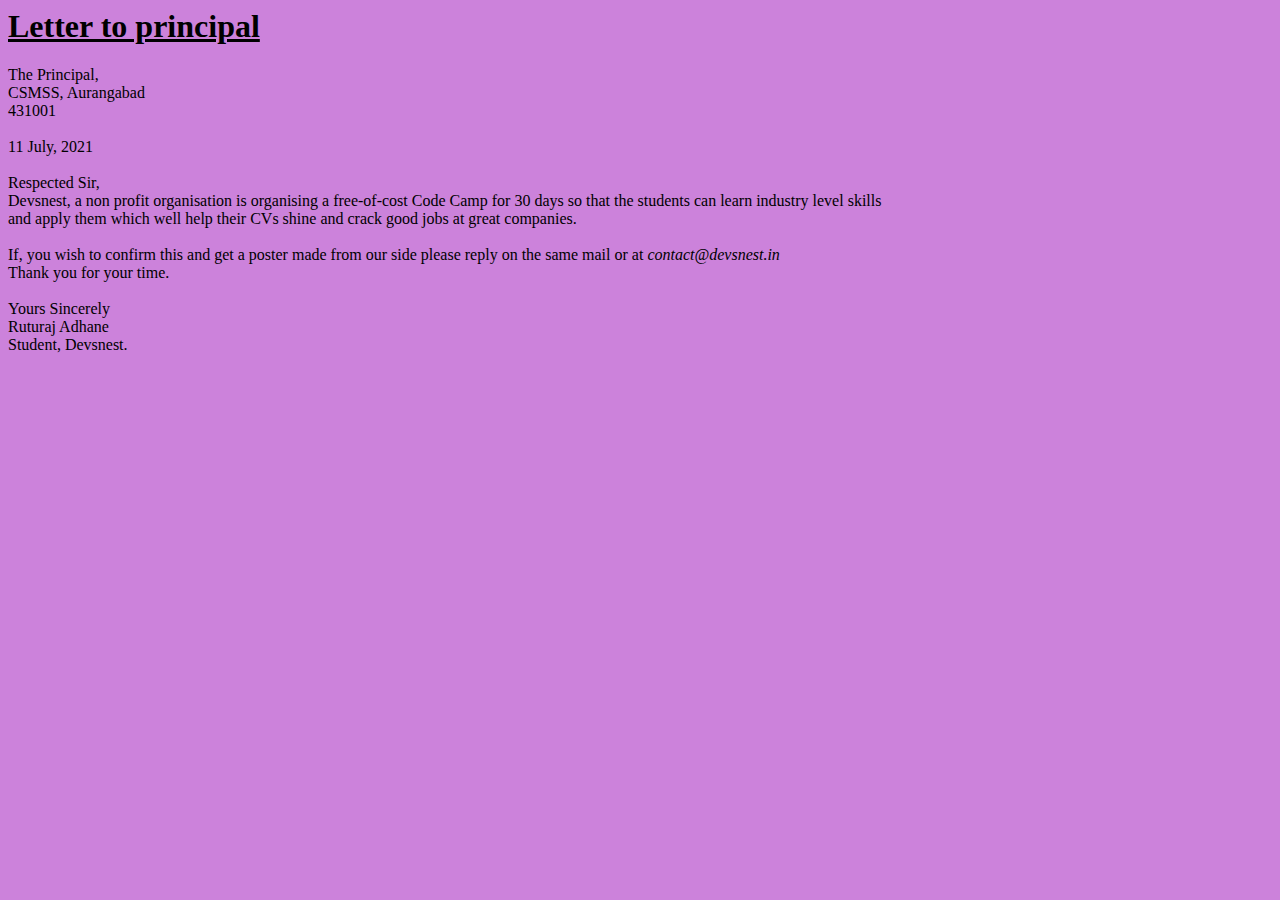
<file: Day 2/index.html>
<html>
    <link rel="stylesheet" type="text/css" href="style.css" />
 

<title>THA1</title>
    <body>
        <h1><u>Letter to principal </u></h1>
        The Principal,<br>CSMSS, Aurangabad<br>431001
        <br>
        <br>
        11 July, 2021<br><br>
        Respected Sir,<br>Devsnest, a non profit organisation is organising a free-of-cost Code Camp for 30 days so that the students can learn industry level
        skills <br>and apply them which well help their CVs shine and crack good jobs at great companies.<br><br> If, you wish to confirm this and get a poster
        made from our side please reply on the same mail or at <i>contact@devsnest.in</i>
        <br>Thank you for your time.<br><br>Yours Sincerely<br>Ruturaj Adhane<br>Student, Devsnest.
    </body>
</html>
</file>
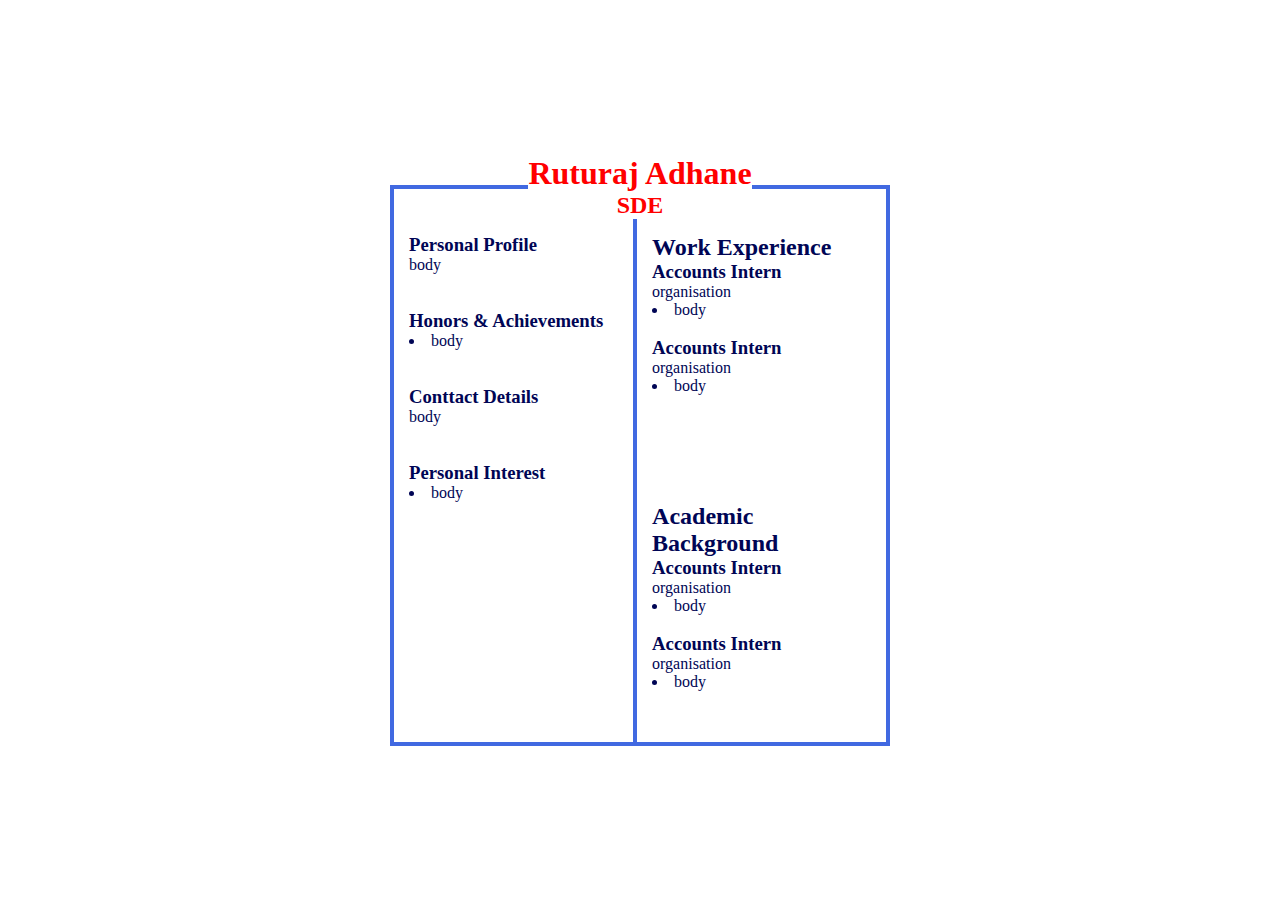
<file: Day 3/index.html>
<html>
    <head>
        <meta charset="UTF-8">
        <title>Resume</title>
        <link rel="stylesheet" href="style.css">
    </head>
    <body>
      <div class="container">
        <fieldset>
        <legend>
          <h1>Ruturaj Adhane<br></h1><h2 class="SDE">SDE</h2>
        </legend>

        <div class="left">
          <h3>Personal Profile</h3>
            <p>body</p>
                </br>
                </br>
          <h3>Honors & Achievements</h3>
          <li>body</li>
            </br>
            </br>
          <h3>Conttact Details</h3>
          <p>body</p>
            </br>
            </br>
          <h3>Personal Interest</h3>
          <li>body</li>
        </div>

        <div class="division"></div>

        <div class="right">
          <h2>Work Experience</h2>
          <h3>Accounts Intern</h3>
          <span class="organisation">organisation</span>
          <li>body</li>
          </br>
          <h3>Accounts Intern</h3>
          <span class="organisation">organisation</span>
          <li>body</li>
          <br>
          <br>
          <br>
          <br>
          <br>
          <br>
          <h2>Academic Background</h2>
            <h3>Accounts Intern</h3>
            <span class="organisation">organisation</span>
            <li>body</li>
          </br>
          <h3>Accounts Intern</h3>
          <span class="organisation">organisation</span>
          <li>body</li>
          </br>
          </br>
        </div>
        </fieldset>
      </div>

    </body>
    
</html>
</file>
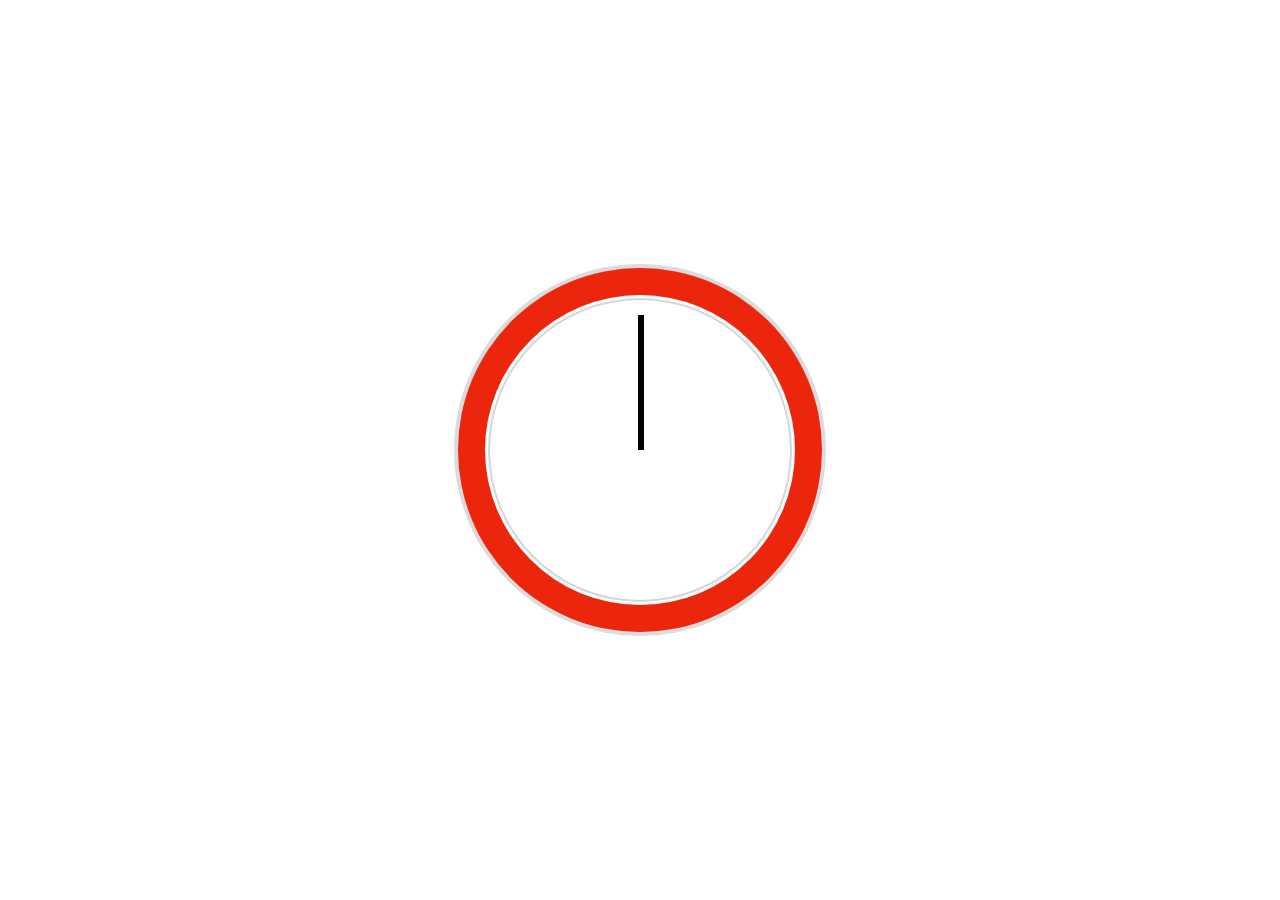
<file: Day 4/index.html>
<!DOCTYPE html>
<html lang="en">
<head>
    <title>Analog clock</title>
    <link type="text/css" rel="stylesheet" href="style.css">
</head>
<body>
    <div class="clock">
        <div class="hr"></div>
        <div class="min"></div>
        <div class="sec"></div>
    </div> 
    
</body>
</html>
</file>
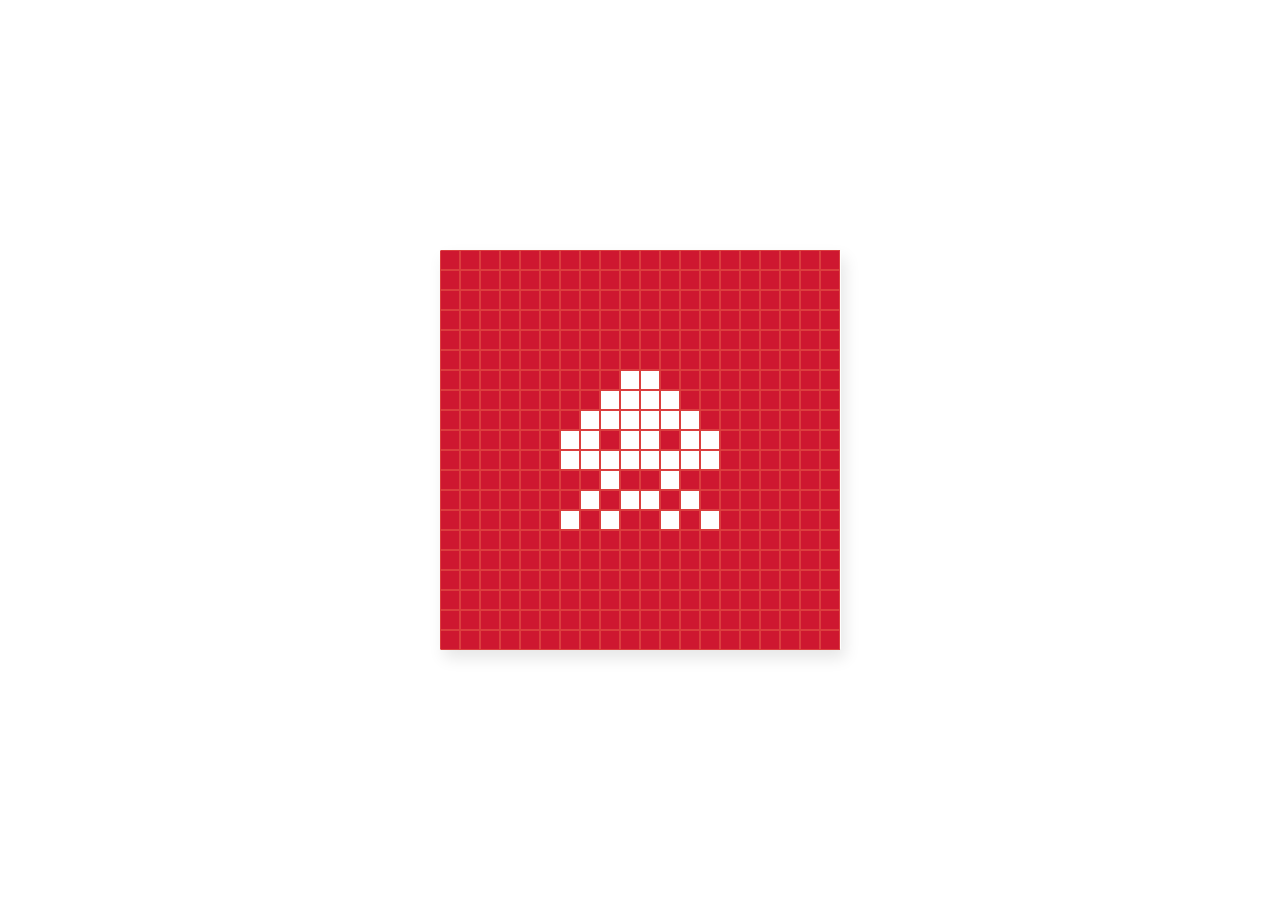
<file: Day 8/index.html>
<!DOCTYPE html>
<html lang="en">
<head>
    <meta charset="UTF-8">
    <meta http-equiv="X-UA-Compatible" content="IE=edge">
    <meta name="viewport" content="width=device-width, initial-scale=1.0">
    <title>CSS Challenge</title>
    <link rel="stylesheet" href="styles.css">
</head>
<body>
    <div class="frame"></div>
    <script src="main.js"></script>
</body>
</html>
</file>
<file: Day 2/style.css>
<style>
    h1{
        font-family: 'Times New Roman', Times, serif;
        color:blue;
        }
    body {
    background-color: rgb(204, 130, 219);
    }
   
</style>
</file>
<file: Day 3/style.css>
*{
    margin:0;
    padding:0;
    box-sizing: border-box;
    /* border: 1px solid red; */
  }

body{
    /* min-height: 100vh; */
    color:#000555;
    display: flex;
    align-items: center;
    justify-content: center;
}

.left,.right{
  width: 49%;
  display: inline-block;
  text-align: left;
  padding: 15px;
}
.left{
  border-right: 2px solid royalblue;
}
.right{
  border-left: 2px solid royalblue;
}

.container{
  width: 500px;
  
}
h1,.SDE{
  color: red;
}
fieldset{
  display: flex;
  text-align: center;
  border: 4px solid royalblue;
}
</file>
<file: Day 4/style.css>
*{
    margin:0;
    padding: 0;
    box-sizing: border-box;
}
body{
    background-color: #fff;
    height:100%;
}


.clock {
	position: absolute;
	height: 300px;
	width: 300px;
	background-color: #fff;
	border-radius: 100%;
    box-shadow:0px 0px  0px 2px rgb(216, 213, 213),
               0px 0px 0px 5px #fff,
                0px 0px 0px 32px rgb(236, 38, 12),
                0px 0px 0px 36px rgb(221, 219, 219);

	top: 0;
	left: 0;
	right: 0;
	bottom: 0;
	margin: auto;
}

.clock .hr {
	width: 5px;
	height: 100%;
	position: absolute;
	left: 0;
	right: 0;
	margin: 0 auto;
	animation: time 3600s infinite linear;
}
.clock .hr:before {
	content: "";
	height: 135px;
	width: 4px;
	background-color: black;
	position: absolute;
	top: 15px;
}

.clock .min {
	width: 1px;
	height: 100%;
	position: absolute;
	left: 0;
	right: 0;
	margin: 0 auto;
	animation: time 360s infinite linear;
}
.clock .min:before {
	position: absolute;
	content: "";
	background-color: black;
	height: 135px;
	width: 4px;
	top: 15px;
}
.clock .sec {
	width: 2px;
	height: 100%;
	position: absolute;
	left: 0;
	right: 0;
	margin: 0 auto;
	animation: time 15s infinite linear;
}
.clock .sec:before {
	position: absolute;
	content: "";
	background-color: black;
	height: 135px;
	width: 4px;
	top: 15px;
}

@keyframes time {
	to {
		transform: rotate(360deg);
	}
}
</file>
<file: Day 8/styles.css>
.frame {
    position: absolute;
    top: 50%;
    left: 50%;
    width: 401px;
    height: 400px;
    margin-top: -200px;
    margin-left: -200px;
    border-radius: 2px;
      box-shadow: 4px 8px 16px 0 rgba(0,0,0,0.1);
      overflow: hidden;
    background: #fff;
    color: #333;
      display: flex;
      flex-wrap: wrap;
      /* background-color: rgb(206, 23, 48); */
  }
  
  .box {
      height: 20px;
      width: 20px;
      background-color: rgb(206, 23, 48);
      border: 1px solid rgb(219, 62, 62);
      box-sizing: border-box;
  }
  
  .boxclicked {
      background-color: white;
  }
</file>
